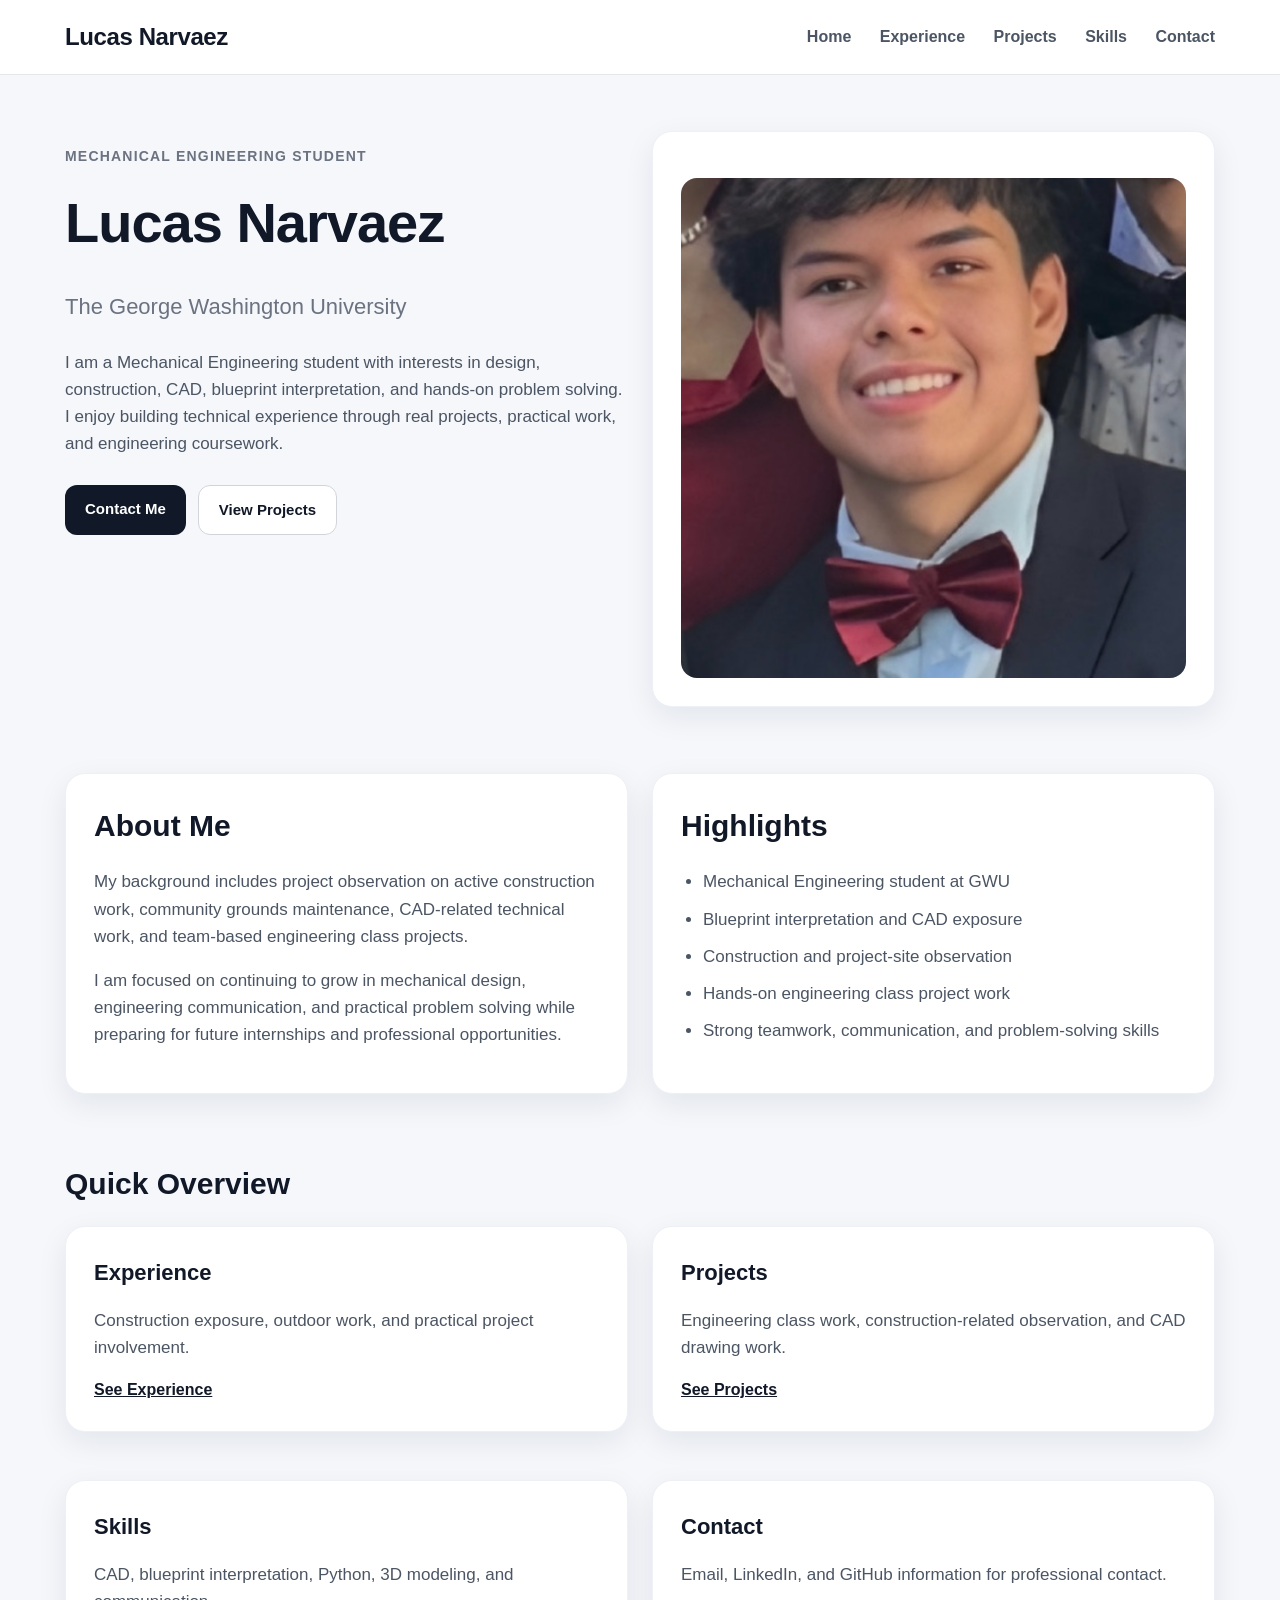
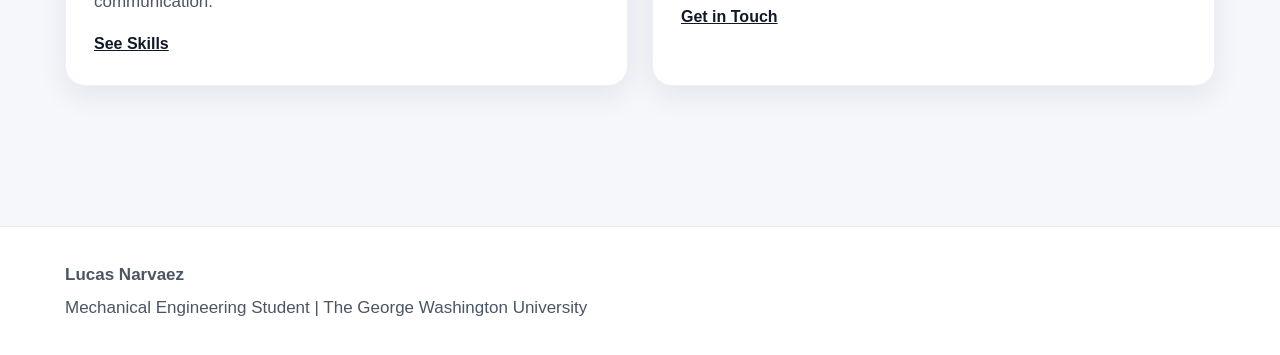
<file: index.html>
<!DOCTYPE html>
<html lang="en">
<head>
  <meta charset="UTF-8" />
  <meta name="viewport" content="width=device-width, initial-scale=1.0" />
  <title>Lucas Narvaez | Home</title>
  <link rel="stylesheet" href="style.css" />
</head>
<body>

  <nav>
    <div class="nav-container">
      <div class="site-name">Lucas Narvaez</div>
      <div class="nav-links">
        <a href="index.html">Home</a>
        <a href="experience.html">Experience</a>
        <a href="projects.html">Projects</a>
        <a href="skills.html">Skills</a>
        <a href="contact.html">Contact</a>
      </div>
    </div>
  </nav>

  <main class="container">
    <section class="hero-grid">
      <div class="hero-text">
        <p class="eyebrow">Mechanical Engineering Student</p>
        <h1>Lucas Narvaez</h1>
        <p class="hero-subtitle">The George Washington University</p>
        <p>
          I am a Mechanical Engineering student with interests in design, construction,
          CAD, blueprint interpretation, and hands-on problem solving. I enjoy building
          technical experience through real projects, practical work, and engineering coursework.
        </p>

        <div class="button-row">
          <a class="button" href="contact.html">Contact Me</a>
          <a class="button button-outline" href="projects.html">View Projects</a>
        </div>
      </div>

      <div class="hero-image card">
        <img src="home.jpg" alt="Lucas Narvaez portrait" />
      </div>
    </section>

    <section class="section">
      <div class="two-column">
        <div class="card">
          <h2>About Me</h2>
          <p>
            My background includes project observation on active construction work,
            community grounds maintenance, CAD-related technical work, and team-based
            engineering class projects.
          </p>
          <p>
            I am focused on continuing to grow in mechanical design, engineering communication,
            and practical problem solving while preparing for future internships and professional opportunities.
          </p>
        </div>

        <div class="card">
          <h2>Highlights</h2>
          <ul>
            <li>Mechanical Engineering student at GWU</li>
            <li>Blueprint interpretation and CAD exposure</li>
            <li>Construction and project-site observation</li>
            <li>Hands-on engineering class project work</li>
            <li>Strong teamwork, communication, and problem-solving skills</li>
          </ul>
        </div>
      </div>
    </section>

    <section class="section">
      <h2>Quick Overview</h2>
      <div class="feature-grid">
        <div class="card">
          <h3>Experience</h3>
          <p>Construction exposure, outdoor work, and practical project involvement.</p>
          <a href="experience.html">See Experience</a>
        </div>

        <div class="card">
          <h3>Projects</h3>
          <p>Engineering class work, construction-related observation, and CAD drawing work.</p>
          <a href="projects.html">See Projects</a>
        </div>

        <div class="card">
          <h3>Skills</h3>
          <p>CAD, blueprint interpretation, Python, 3D modeling, and communication.</p>
          <a href="skills.html">See Skills</a>
        </div>

        <div class="card">
          <h3>Contact</h3>
          <p>Email, LinkedIn, and GitHub information for professional contact.</p>
          <a href="contact.html">Get in Touch</a>
        </div>
      </div>
    </section>
  </main>

  <footer class="footer">
    <div class="container footer-inner">
      <p><strong>Lucas Narvaez</strong></p>
      <p>Mechanical Engineering Student | The George Washington University</p>
    </div>
  </footer>

</body>
</html>
</file>
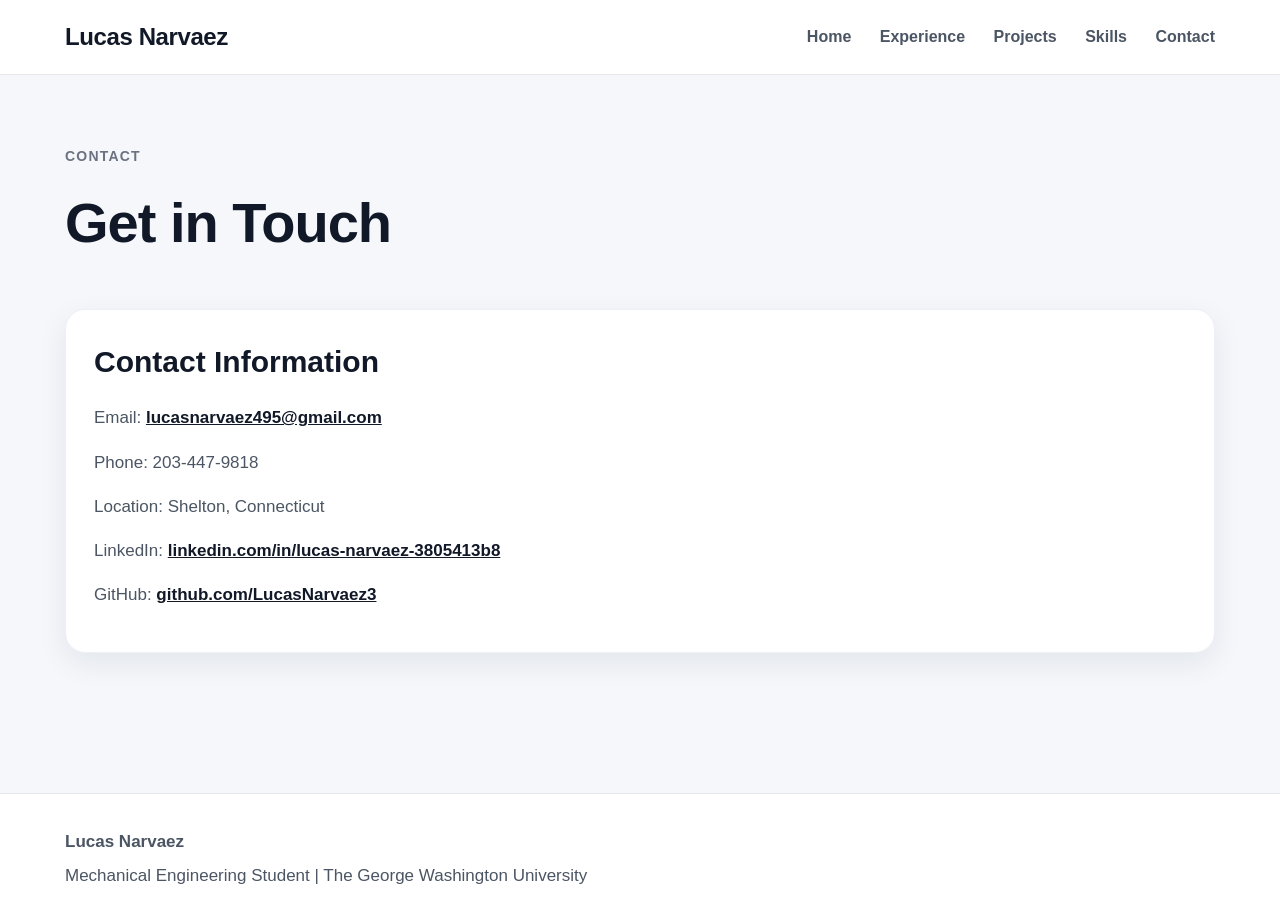
<file: contact.html>
<!DOCTYPE html>
<html lang="en">
<head>
  <meta charset="UTF-8" />
  <meta name="viewport" content="width=device-width, initial-scale=1.0" />
  <title>Lucas Narvaez | Contact</title>
  <link rel="stylesheet" href="style.css" />
</head>
<body>

  <nav>
    <div class="nav-container">
      <div class="site-name">Lucas Narvaez</div>
      <div class="nav-links">
        <a href="index.html">Home</a>
        <a href="experience.html">Experience</a>
        <a href="projects.html">Projects</a>
        <a href="skills.html">Skills</a>
        <a href="contact.html">Contact</a>
      </div>
    </div>
  </nav>

  <main class="container">
    <section class="page-header">
      <p class="eyebrow">Contact</p>
      <h1>Get in Touch</h1>
    </section>

    <section class="section">
      <div class="card">
        <h2>Contact Information</h2>
        <p>Email: <a href="mailto:lucasnarvaez495@gmail.com">lucasnarvaez495@gmail.com</a></p>
        <p>Phone: 203-447-9818</p>
        <p>Location: Shelton, Connecticut</p>
        <p>
          LinkedIn:
          <a href="https://www.linkedin.com/in/lucas-narvaez-3805413b8" target="_blank">
            linkedin.com/in/lucas-narvaez-3805413b8
          </a>
        </p>
        <p>
          GitHub:
          <a href="https://github.com/LucasNarvaez3" target="_blank">
            github.com/LucasNarvaez3
          </a>
        </p>
      </div>
    </section>
  </main>

  <footer class="footer">
    <div class="container footer-inner">
      <p><strong>Lucas Narvaez</strong></p>
      <p>Mechanical Engineering Student | The George Washington University</p>
    </div>
  </footer>

</body>
</html>
</file>
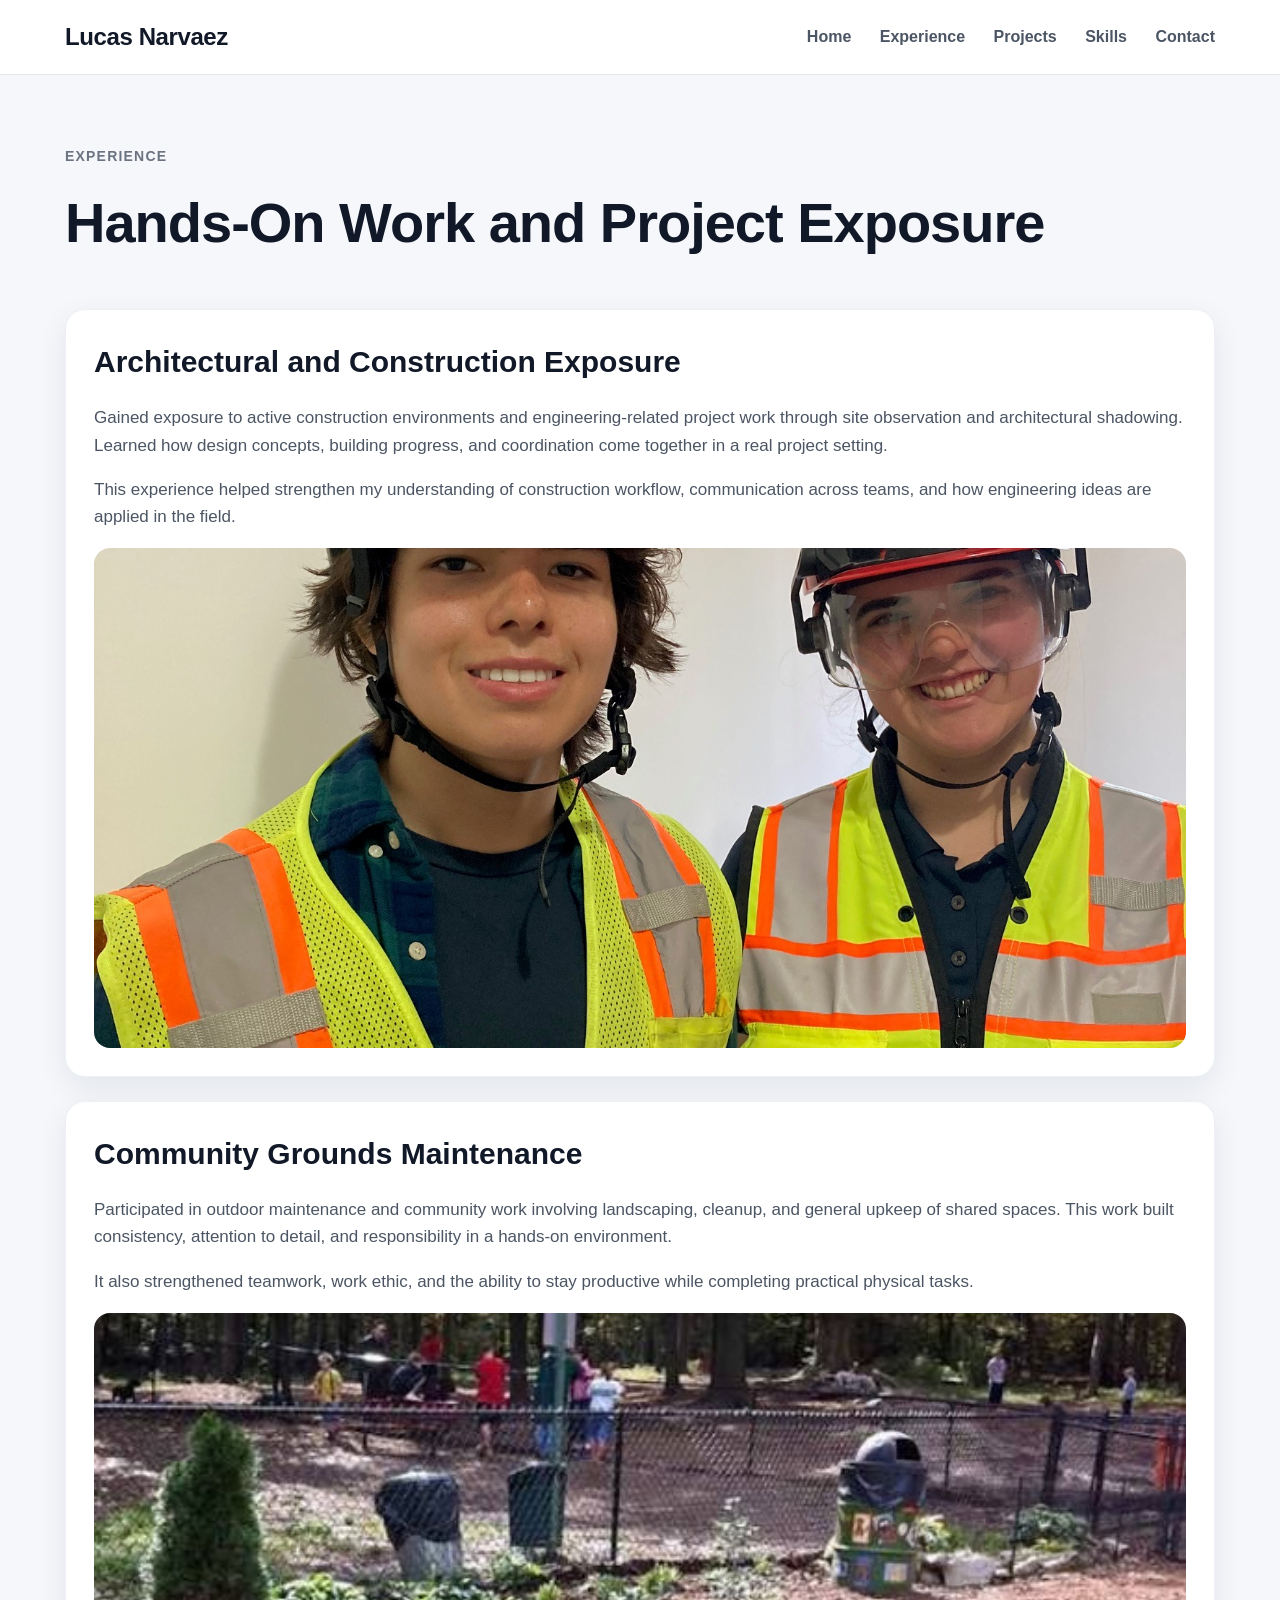
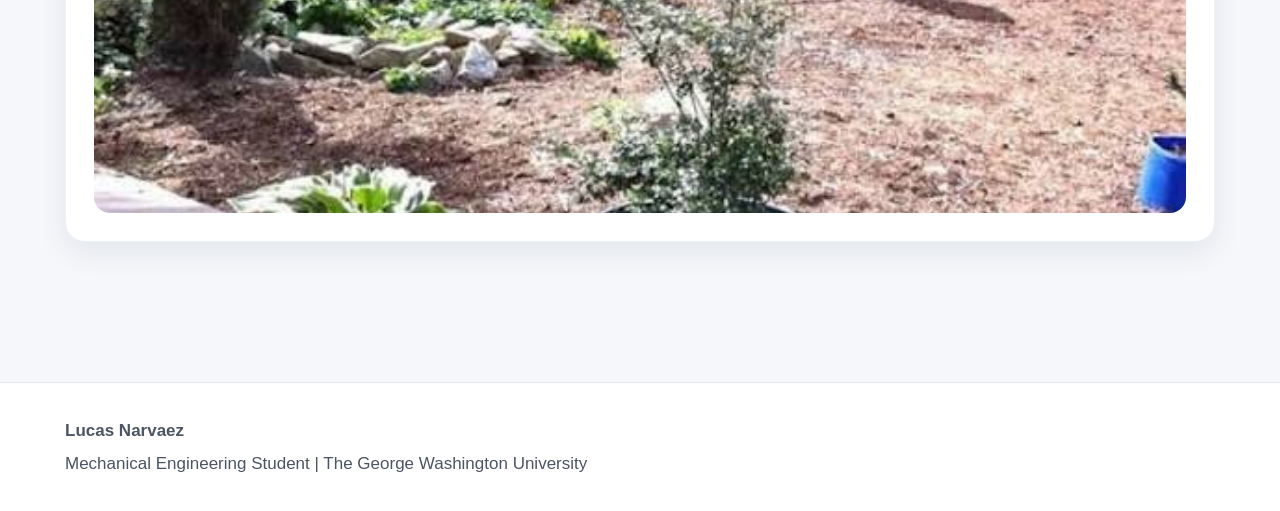
<file: experience.html>
<!DOCTYPE html>
<html lang="en">
<head>
  <meta charset="UTF-8" />
  <meta name="viewport" content="width=device-width, initial-scale=1.0" />
  <title>Lucas Narvaez | Experience</title>
  <link rel="stylesheet" href="style.css" />
</head>
<body>

  <nav>
    <div class="nav-container">
      <div class="site-name">Lucas Narvaez</div>
      <div class="nav-links">
        <a href="index.html">Home</a>
        <a href="experience.html">Experience</a>
        <a href="projects.html">Projects</a>
        <a href="skills.html">Skills</a>
        <a href="contact.html">Contact</a>
      </div>
    </div>
  </nav>

  <main class="container">
    <section class="page-header">
      <p class="eyebrow">Experience</p>
      <h1>Hands-On Work and Project Exposure</h1>
    </section>

    <section class="section">
      <div class="card">
        <h2>Architectural and Construction Exposure</h2>
        <p>
          Gained exposure to active construction environments and engineering-related project work
          through site observation and architectural shadowing. Learned how design concepts,
          building progress, and coordination come together in a real project setting.
        </p>
        <p>
          This experience helped strengthen my understanding of construction workflow,
          communication across teams, and how engineering ideas are applied in the field.
        </p>
        <img src="exp1.jpg" alt="Lucas Narvaez in hard hat and safety vest" />
      </div>

      <div class="card">
        <h2>Community Grounds Maintenance</h2>
        <p>
          Participated in outdoor maintenance and community work involving landscaping,
          cleanup, and general upkeep of shared spaces. This work built consistency,
          attention to detail, and responsibility in a hands-on environment.
        </p>
        <p>
          It also strengthened teamwork, work ethic, and the ability to stay productive
          while completing practical physical tasks.
        </p>
        <img src="exp2.jpg" alt="Community grounds maintenance area" />
      </div>
    </section>
  </main>

  <footer class="footer">
    <div class="container footer-inner">
      <p><strong>Lucas Narvaez</strong></p>
      <p>Mechanical Engineering Student | The George Washington University</p>
    </div>
  </footer>

</body>
</html>
</file>
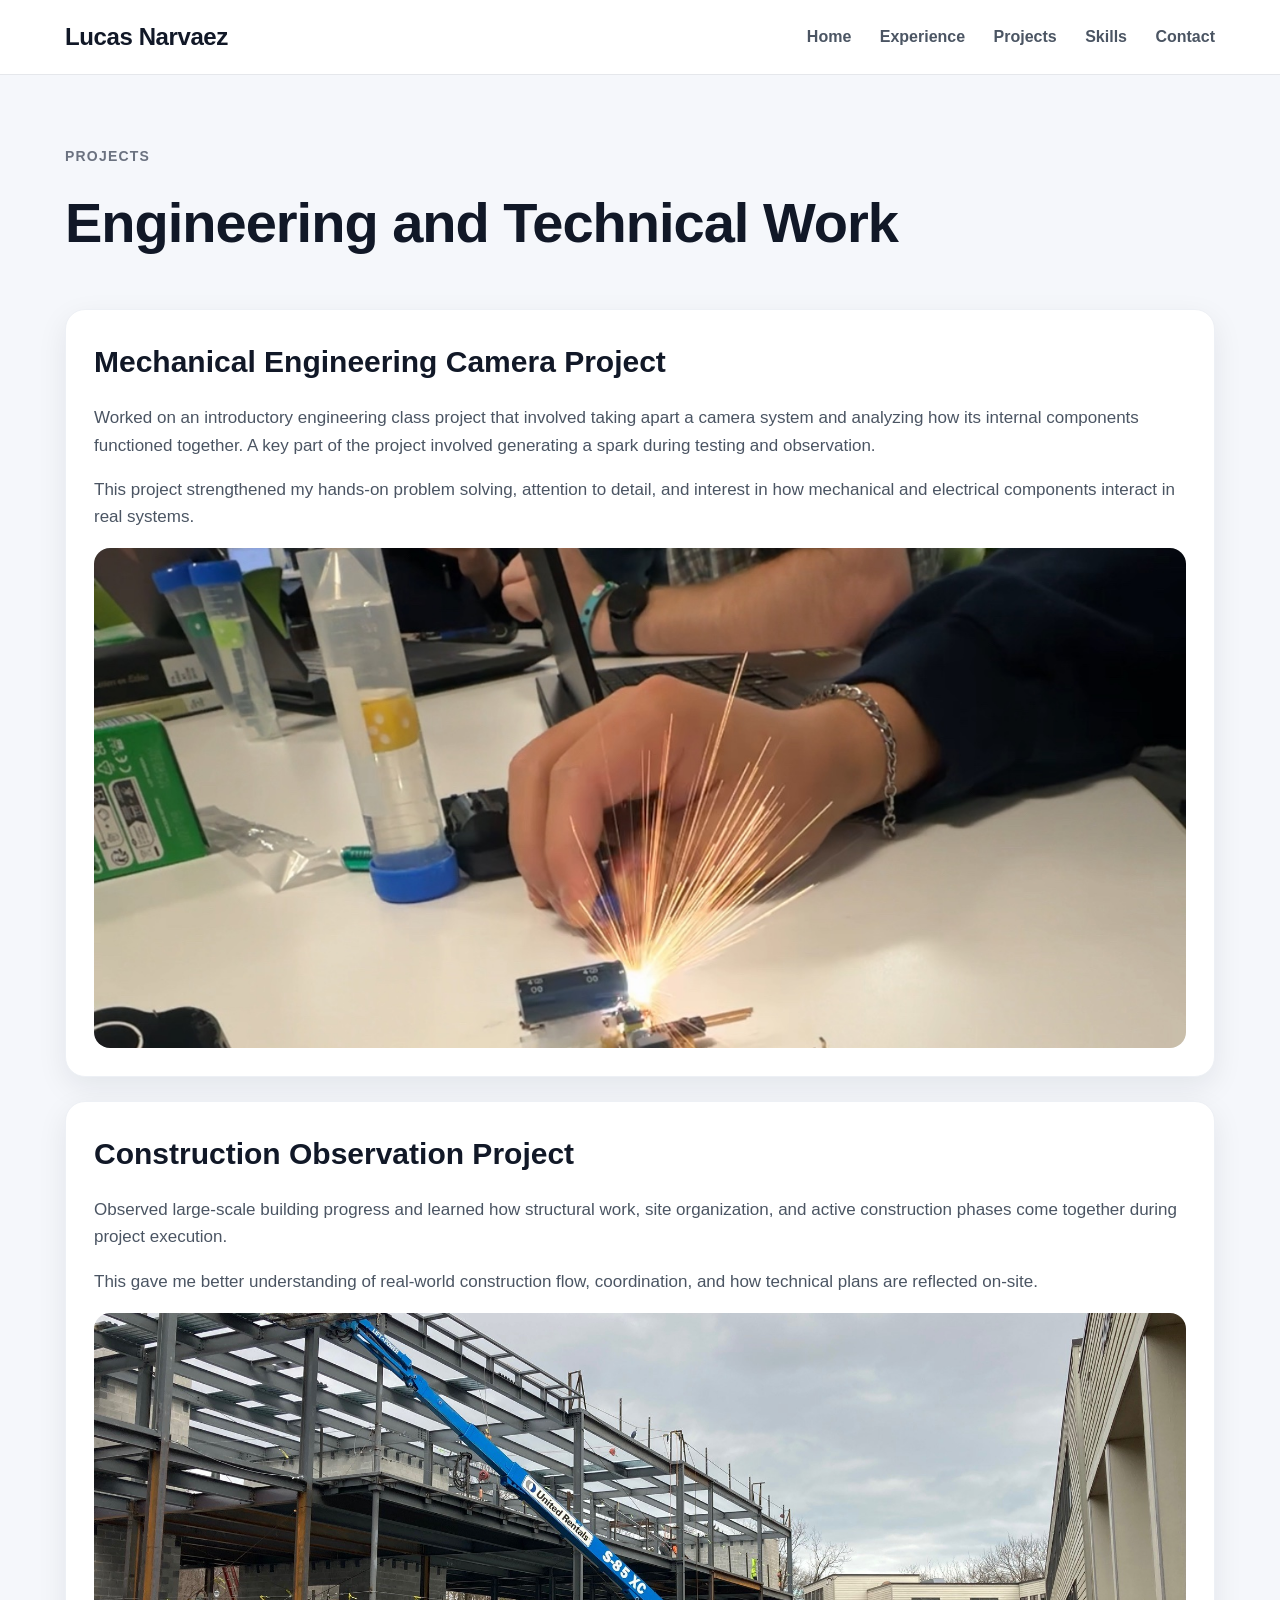
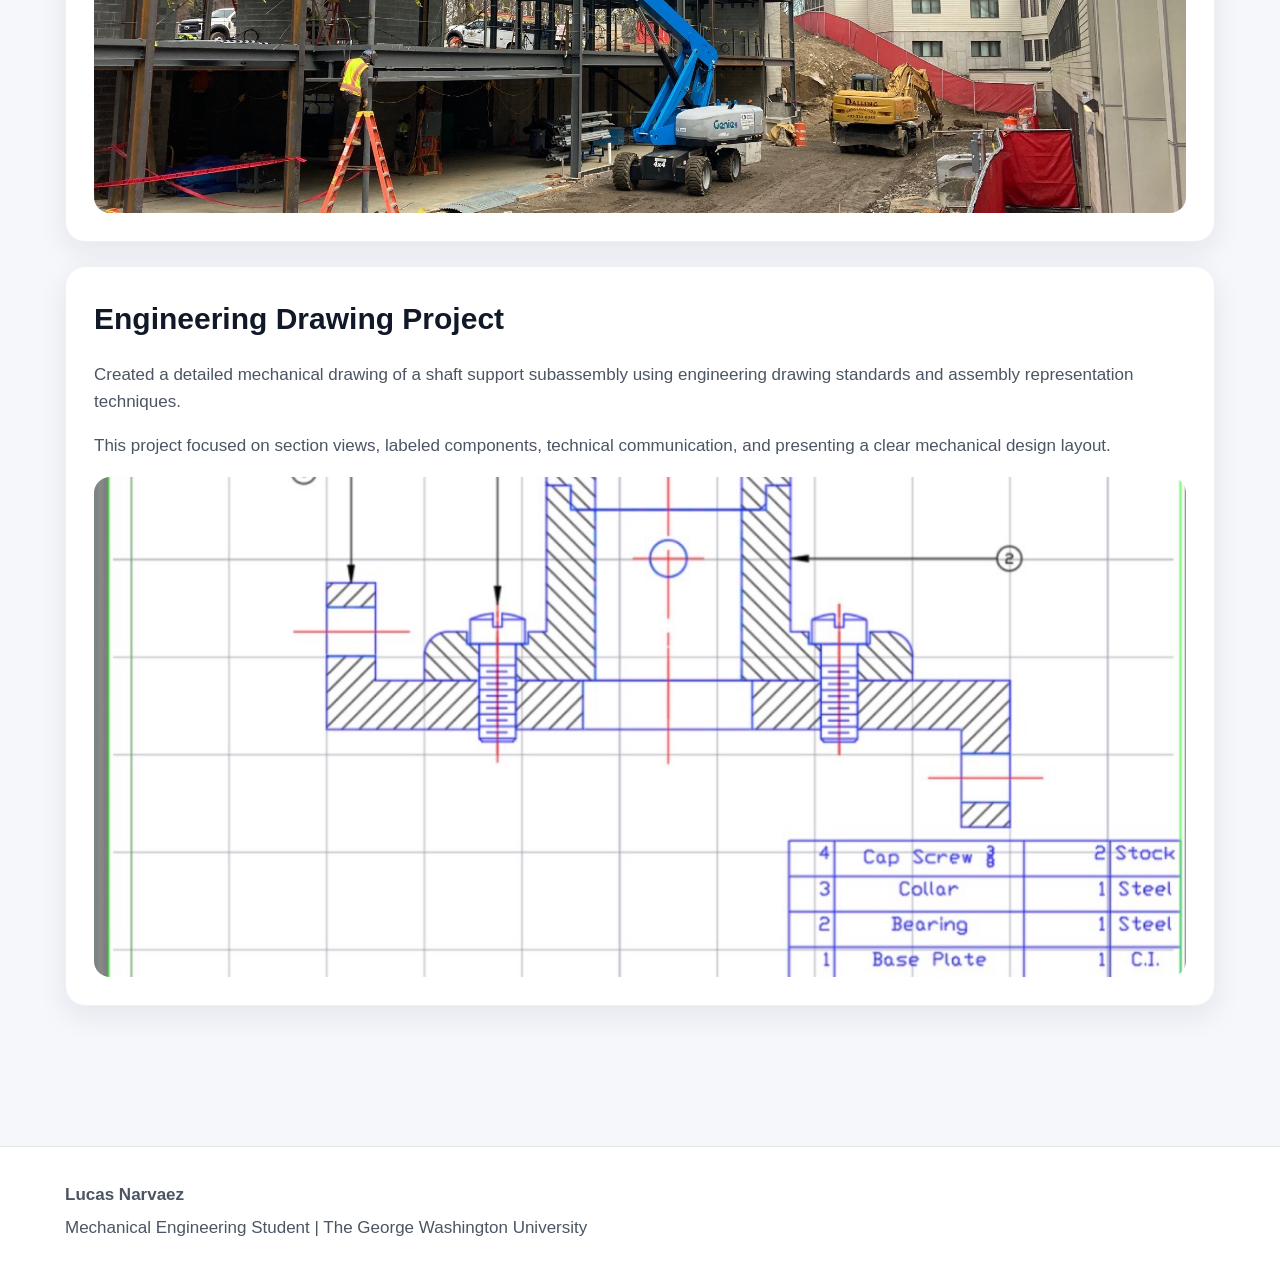
<file: projects.html>
<!DOCTYPE html>
<html lang="en">
<head>
  <meta charset="UTF-8" />
  <meta name="viewport" content="width=device-width, initial-scale=1.0" />
  <title>Lucas Narvaez | Projects</title>
  <link rel="stylesheet" href="style.css" />
</head>
<body>

  <nav>
    <div class="nav-container">
      <div class="site-name">Lucas Narvaez</div>
      <div class="nav-links">
        <a href="index.html">Home</a>
        <a href="experience.html">Experience</a>
        <a href="projects.html">Projects</a>
        <a href="skills.html">Skills</a>
        <a href="contact.html">Contact</a>
      </div>
    </div>
  </nav>

  <main class="container">
    <section class="page-header">
      <p class="eyebrow">Projects</p>
      <h1>Engineering and Technical Work</h1>
    </section>

    <section class="section">
      <div class="card">
        <h2>Mechanical Engineering Camera Project</h2>
        <p>
          Worked on an introductory engineering class project that involved taking apart
          a camera system and analyzing how its internal components functioned together.
          A key part of the project involved generating a spark during testing and observation.
        </p>
        <p>
          This project strengthened my hands-on problem solving, attention to detail,
          and interest in how mechanical and electrical components interact in real systems.
        </p>
        <img src="proj1.jpg" alt="Engineering class spark project" />
      </div>

      <div class="card">
        <h2>Construction Observation Project</h2>
        <p>
          Observed large-scale building progress and learned how structural work,
          site organization, and active construction phases come together during project execution.
        </p>
        <p>
          This gave me better understanding of real-world construction flow, coordination,
          and how technical plans are reflected on-site.
        </p>
        <img src="proj2.jpg" alt="Construction site project photo" />
      </div>

      <div class="card">
        <h2>Engineering Drawing Project</h2>
        <p>
          Created a detailed mechanical drawing of a shaft support subassembly using
          engineering drawing standards and assembly representation techniques.
        </p>
        <p>
          This project focused on section views, labeled components, technical communication,
          and presenting a clear mechanical design layout.
        </p>
        <img src="proj3.jpg" alt="Engineering drawing project" />
      </div>
    </section>
  </main>

  <footer class="footer">
    <div class="container footer-inner">
      <p><strong>Lucas Narvaez</strong></p>
      <p>Mechanical Engineering Student | The George Washington University</p>
    </div>
  </footer>

</body>
</html>
</file>
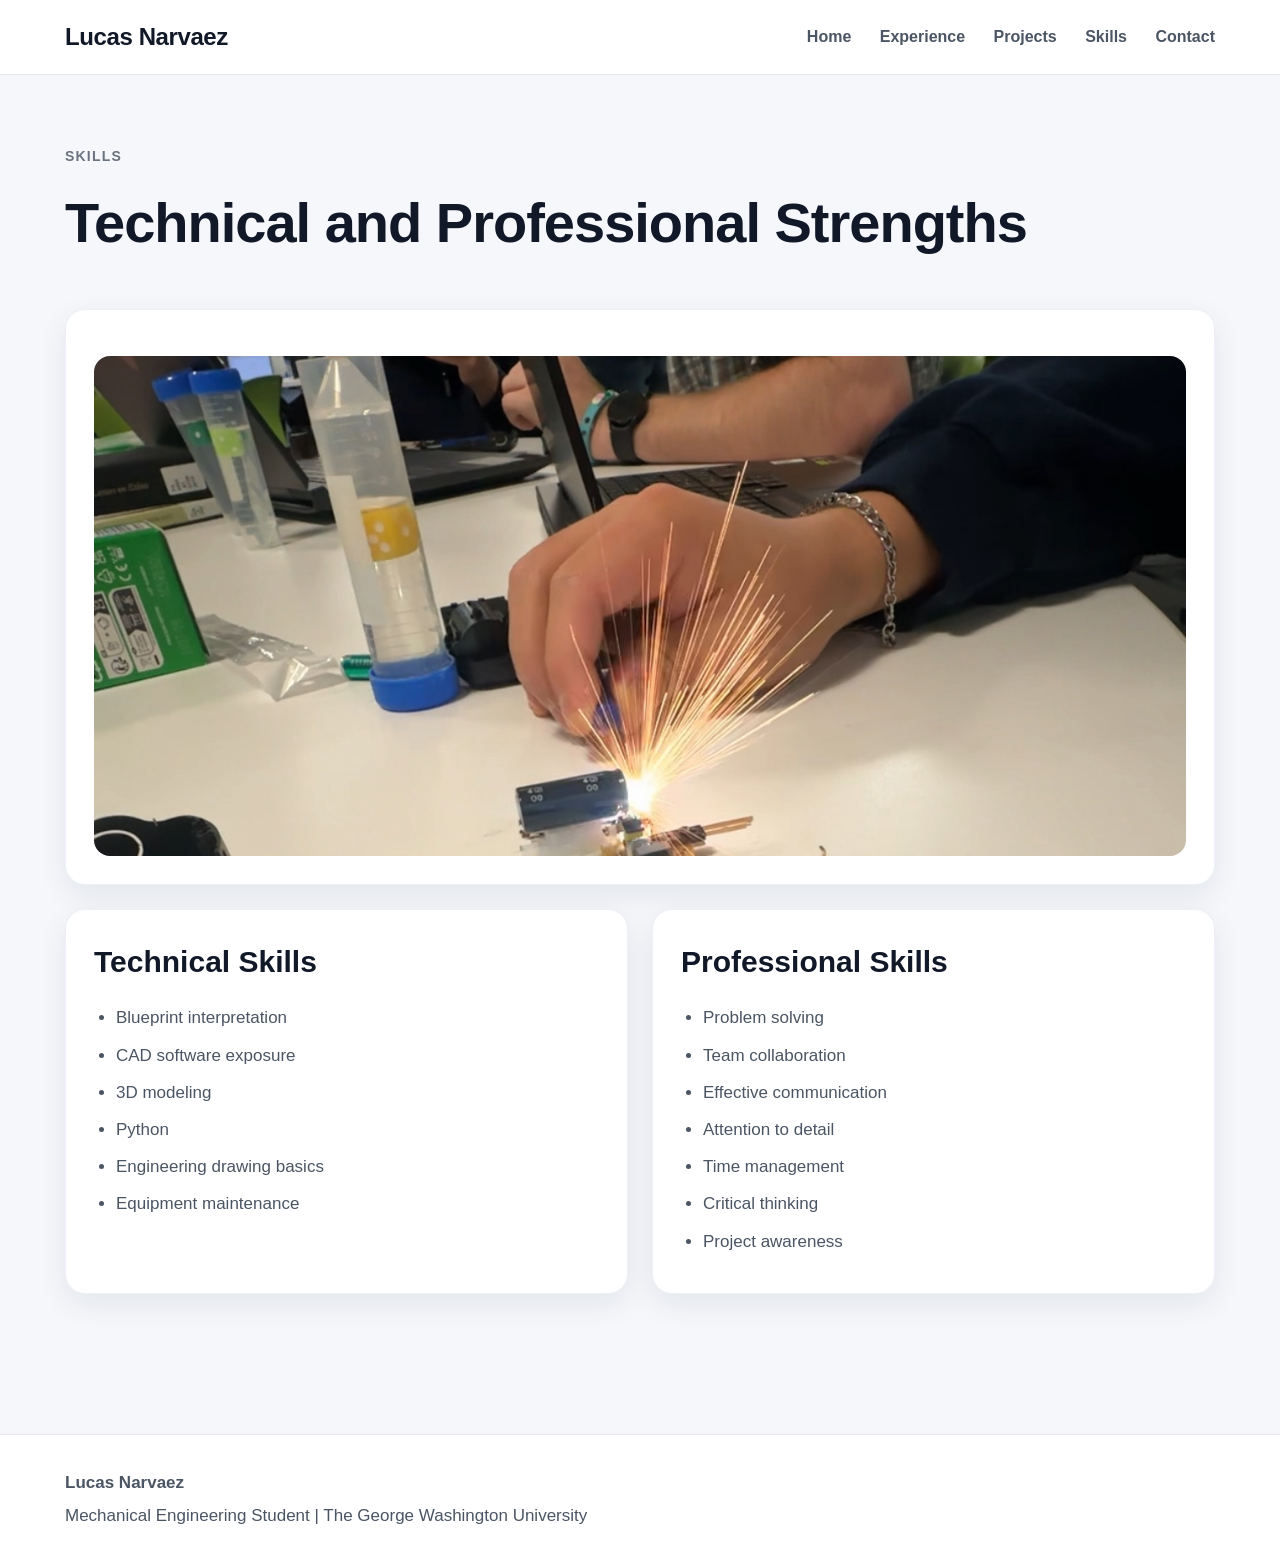
<file: skills.html>
<!DOCTYPE html>
<html lang="en">
<head>
  <meta charset="UTF-8" />
  <meta name="viewport" content="width=device-width, initial-scale=1.0" />
  <title>Lucas Narvaez | Skills</title>
  <link rel="stylesheet" href="style.css" />
</head>
<body>

  <nav>
    <div class="nav-container">
      <div class="site-name">Lucas Narvaez</div>
      <div class="nav-links">
        <a href="index.html">Home</a>
        <a href="experience.html">Experience</a>
        <a href="projects.html">Projects</a>
        <a href="skills.html">Skills</a>
        <a href="contact.html">Contact</a>
      </div>
    </div>
  </nav>

  <main class="container">
    <section class="page-header">
      <p class="eyebrow">Skills</p>
      <h1>Technical and Professional Strengths</h1>
    </section>

    <section class="section">
      <div class="card">
        <img src="skills.jpg" alt="Engineering lab work" />
      </div>

      <div class="two-column">
        <div class="card">
          <h2>Technical Skills</h2>
          <ul>
            <li>Blueprint interpretation</li>
            <li>CAD software exposure</li>
            <li>3D modeling</li>
            <li>Python</li>
            <li>Engineering drawing basics</li>
            <li>Equipment maintenance</li>
          </ul>
        </div>

        <div class="card">
          <h2>Professional Skills</h2>
          <ul>
            <li>Problem solving</li>
            <li>Team collaboration</li>
            <li>Effective communication</li>
            <li>Attention to detail</li>
            <li>Time management</li>
            <li>Critical thinking</li>
            <li>Project awareness</li>
          </ul>
        </div>
      </div>
    </section>
  </main>

  <footer class="footer">
    <div class="container footer-inner">
      <p><strong>Lucas Narvaez</strong></p>
      <p>Mechanical Engineering Student | The George Washington University</p>
    </div>
  </footer>

</body>
</html>
</file>
<file: style.css>
body {
  margin: 0;
  font-family: Arial, Helvetica, sans-serif;
  background: #f5f7fb;
  color: #1a1a1a;
  line-height: 1.6;
}

nav {
  background: rgba(255, 255, 255, 0.96);
  border-bottom: 1px solid #e5e7eb;
  position: sticky;
  top: 0;
  z-index: 1000;
  backdrop-filter: blur(8px);
}

.nav-container {
  width: 90%;
  max-width: 1150px;
  margin: 0 auto;
  padding: 18px 0;
  display: flex;
  justify-content: space-between;
  align-items: center;
}

.site-name {
  font-size: 24px;
  font-weight: 700;
  letter-spacing: -0.4px;
  color: #111827;
}

.nav-links a {
  margin-left: 24px;
  text-decoration: none;
  color: #4b5563;
  font-size: 16px;
  font-weight: 600;
  transition: color 0.2s ease;
}

.nav-links a:hover {
  color: #111827;
}

.container {
  width: 90%;
  max-width: 1150px;
  margin: 0 auto;
  padding: 56px 0;
}

.eyebrow {
  font-size: 14px;
  font-weight: 700;
  text-transform: uppercase;
  letter-spacing: 1.2px;
  color: #6b7280;
  margin-bottom: 10px;
}

h1 {
  font-size: 56px;
  font-weight: 800;
  margin: 0 0 10px;
  color: #111827;
  letter-spacing: -1px;
}

h2 {
  font-size: 30px;
  font-weight: 700;
  margin-top: 0;
  margin-bottom: 18px;
  color: #111827;
}

h3 {
  font-size: 22px;
  font-weight: 700;
  margin-top: 0;
  margin-bottom: 10px;
  color: #111827;
}

p {
  font-size: 17px;
  color: #4b5563;
  margin-bottom: 16px;
}

.hero-subtitle {
  font-size: 22px;
  color: #6b7280;
  margin-bottom: 24px;
}

.page-header {
  margin-bottom: 10px;
}

.section {
  margin-top: 42px;
}

.button-row {
  margin-top: 28px;
  display: flex;
  flex-wrap: wrap;
  gap: 12px;
}

.button {
  display: inline-block;
  padding: 12px 20px;
  background: #111827;
  color: white;
  text-decoration: none;
  border-radius: 12px;
  font-size: 15px;
  font-weight: 700;
  transition: transform 0.2s ease, background 0.2s ease;
}

.button:hover {
  background: #1f2937;
  transform: translateY(-2px);
}

.button-outline {
  background: white;
  color: #111827;
  border: 1px solid #d1d5db;
}

.button-outline:hover {
  background: #f3f4f6;
}

.card {
  background: white;
  padding: 28px;
  border-radius: 20px;
  margin-bottom: 24px;
  box-shadow: 0 10px 30px rgba(15, 23, 42, 0.08);
  border: 1px solid #edf0f5;
}

.hero-grid,
.two-column,
.feature-grid {
  display: grid;
  gap: 24px;
}

.hero-grid,
.two-column {
  grid-template-columns: 1fr 1fr;
}

.feature-grid {
  grid-template-columns: 1fr 1fr;
}

.hero-image {
  display: flex;
  align-items: center;
}

ul {
  font-size: 17px;
  color: #4b5563;
  padding-left: 22px;
  margin: 0;
}

li {
  margin-bottom: 10px;
}

a {
  color: #111827;
  font-weight: 700;
}

a:hover {
  opacity: 0.8;
}

img {
  max-width: 100%;
  display: block;
  border-radius: 16px;
}

.card img {
  width: 100%;
  max-height: 500px;
  object-fit: cover;
  margin-top: 18px;
  border-radius: 16px;
}

.footer {
  border-top: 1px solid #e5e7eb;
  background: white;
  margin-top: 60px;
}

.footer-inner {
  padding: 28px 0;
}

.footer p {
  margin: 6px 0;
}

@media (max-width: 900px) {
  .hero-grid,
  .two-column,
  .feature-grid {
    grid-template-columns: 1fr;
  }

  h1 {
    font-size: 40px;
  }

  .hero-subtitle {
    font-size: 19px;
  }

  .nav-container {
    flex-direction: column;
    align-items: flex-start;
  }

  .nav-links {
    margin-top: 12px;
  }

  .nav-links a {
    margin-left: 0;
    margin-right: 16px;
    display: inline-block;
    margin-top: 8px;
  }
}
</file>
